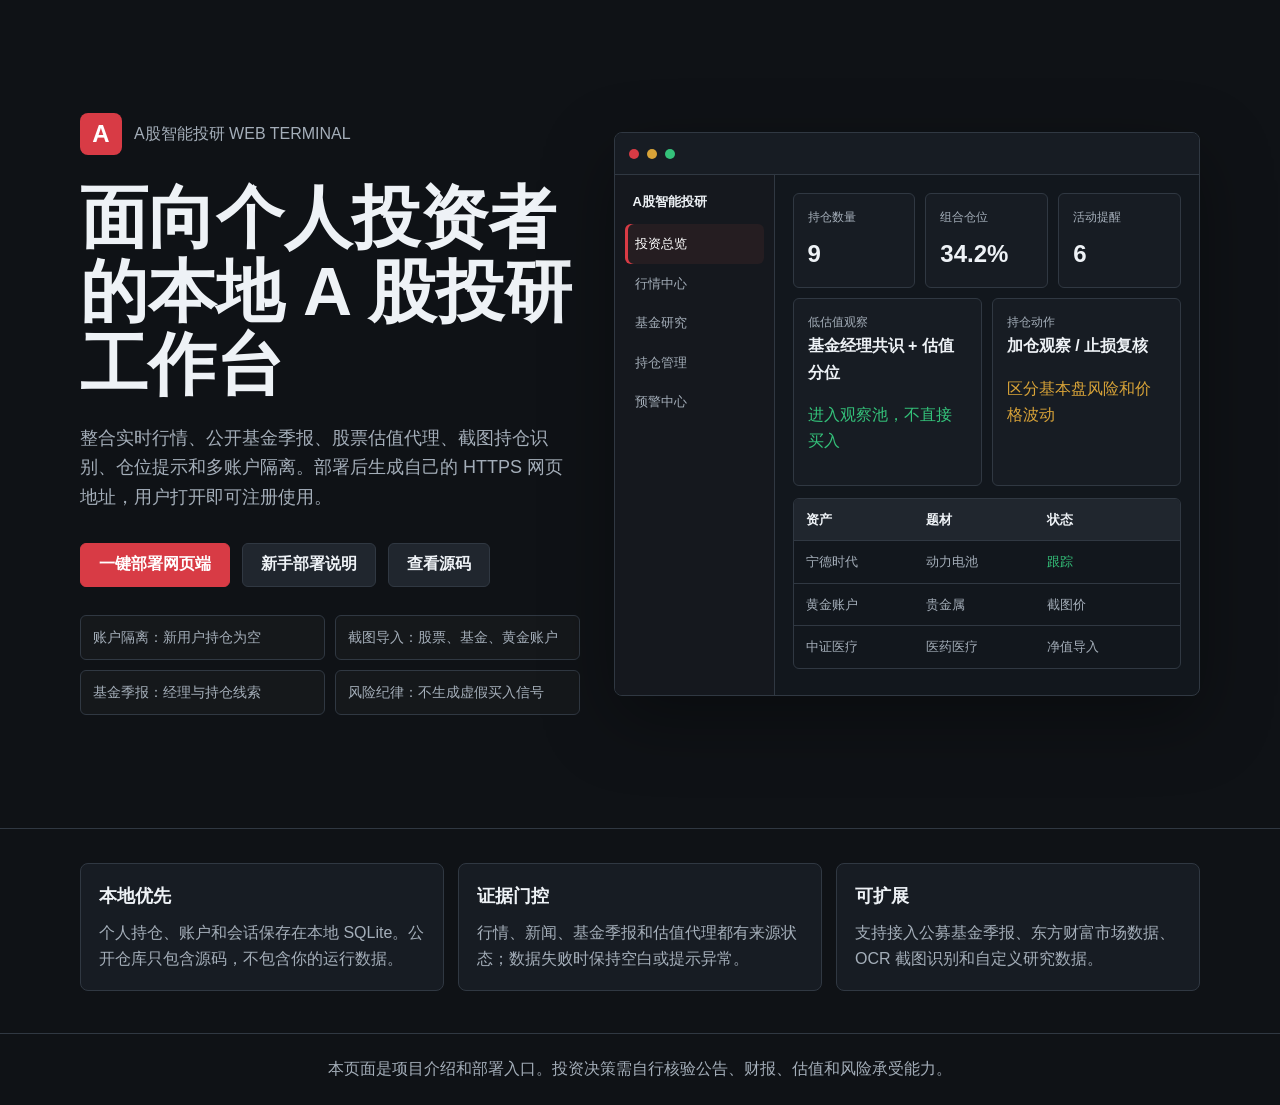
<file: docs/index.html>
<!doctype html>
<html lang="zh-CN">
<head>
  <meta charset="utf-8">
  <meta name="viewport" content="width=device-width,initial-scale=1">
  <meta name="description" content="A股智能投研网页版：行情、基金季报、截图持仓识别、低估值观察和多账户隔离。">
  <title>A股智能投研网页版</title>
  <style>
    :root {
      --bg: #0f1216;
      --panel: #171c23;
      --panel-2: #20262e;
      --line: #303842;
      --text: #eef2f6;
      --muted: #a4aeb9;
      --red: #d83b45;
      --green: #34c27a;
      --blue: #5b9ce6;
      --amber: #d8a338;
    }
    * { box-sizing: border-box; }
    body {
      margin: 0;
      font-family: "Microsoft YaHei", Arial, sans-serif;
      background: var(--bg);
      color: var(--text);
      line-height: 1.65;
    }
    a { color: inherit; }
    .top {
      min-height: 92vh;
      display: grid;
      align-items: center;
      padding: 28px;
    }
    .wrap {
      width: min(1120px, 100%);
      margin: 0 auto;
      display: grid;
      grid-template-columns: 0.92fr 1.08fr;
      gap: 34px;
      align-items: center;
    }
    .brand {
      display: flex;
      gap: 12px;
      align-items: center;
      color: var(--muted);
      margin-bottom: 26px;
    }
    .logo {
      width: 42px;
      height: 42px;
      display: grid;
      place-items: center;
      border-radius: 8px;
      background: var(--red);
      color: #fff;
      font-size: 24px;
      font-weight: 800;
    }
    h1 {
      margin: 0;
      font-size: clamp(34px, 6vw, 68px);
      line-height: 1.08;
      letter-spacing: 0;
    }
    .lead {
      margin: 22px 0 0;
      color: var(--muted);
      font-size: 18px;
      max-width: 640px;
    }
    .actions {
      margin-top: 30px;
      display: flex;
      flex-wrap: wrap;
      gap: 12px;
    }
    .btn {
      display: inline-flex;
      align-items: center;
      justify-content: center;
      min-height: 44px;
      padding: 0 18px;
      border-radius: 6px;
      border: 1px solid var(--line);
      text-decoration: none;
      font-weight: 700;
      background: var(--panel-2);
    }
    .btn.primary {
      border-color: var(--red);
      background: var(--red);
      color: #fff;
    }
    .points {
      margin-top: 28px;
      display: grid;
      grid-template-columns: repeat(2, minmax(0, 1fr));
      gap: 10px;
      color: var(--muted);
      font-size: 14px;
    }
    .points span {
      border: 1px solid var(--line);
      background: rgba(255,255,255,0.025);
      border-radius: 6px;
      padding: 10px 12px;
    }
    .screen {
      border: 1px solid var(--line);
      border-radius: 8px;
      background: #12171d;
      overflow: hidden;
      box-shadow: 0 24px 70px rgba(0,0,0,0.34);
    }
    .bar {
      height: 42px;
      display: flex;
      align-items: center;
      gap: 8px;
      padding: 0 14px;
      border-bottom: 1px solid var(--line);
      background: #171c23;
    }
    .dot { width: 10px; height: 10px; border-radius: 50%; background: var(--red); }
    .dot:nth-child(2) { background: var(--amber); }
    .dot:nth-child(3) { background: var(--green); }
    .dash {
      display: grid;
      grid-template-columns: 160px 1fr;
      min-height: 520px;
    }
    .nav {
      border-right: 1px solid var(--line);
      background: #15181e;
      padding: 16px 10px;
    }
    .nav b {
      display: block;
      margin: 0 8px 12px;
      font-size: 13px;
    }
    .nav span {
      display: block;
      color: var(--muted);
      padding: 9px 10px;
      border-radius: 6px;
      font-size: 13px;
    }
    .nav span.active {
      background: #251d21;
      color: #fff;
      box-shadow: inset 3px 0 0 var(--red);
    }
    .content { padding: 18px; }
    .metrics {
      display: grid;
      grid-template-columns: repeat(3, minmax(0, 1fr));
      gap: 10px;
    }
    .metric, .card {
      border: 1px solid var(--line);
      border-radius: 6px;
      background: var(--panel);
      padding: 14px;
    }
    .metric span, .card small {
      color: var(--muted);
      display: block;
      font-size: 12px;
    }
    .metric b { display: block; margin-top: 6px; font-size: 24px; }
    .grid {
      display: grid;
      grid-template-columns: 1fr 1fr;
      gap: 10px;
      margin-top: 10px;
    }
    .table {
      margin-top: 12px;
      border: 1px solid var(--line);
      border-radius: 6px;
      overflow: hidden;
    }
    .row {
      display: grid;
      grid-template-columns: 1fr 1fr 1fr;
      padding: 10px 12px;
      border-top: 1px solid var(--line);
      color: var(--muted);
      font-size: 13px;
    }
    .row:first-child {
      border-top: 0;
      background: #20262e;
      color: var(--text);
      font-weight: 700;
    }
    .tag { color: var(--green); }
    .risk { color: var(--amber); }
    .section {
      border-top: 1px solid var(--line);
      padding: 34px 28px 42px;
    }
    .section .inner {
      width: min(1120px, 100%);
      margin: 0 auto;
      display: grid;
      grid-template-columns: repeat(3, minmax(0, 1fr));
      gap: 14px;
    }
    .feature {
      border: 1px solid var(--line);
      border-radius: 8px;
      background: var(--panel);
      padding: 18px;
    }
    .feature h2 { margin: 0 0 8px; font-size: 18px; }
    .feature p { margin: 0; color: var(--muted); }
    .footer {
      color: var(--muted);
      text-align: center;
      padding: 22px;
      border-top: 1px solid var(--line);
    }
    @media (max-width: 860px) {
      .top { padding: 18px; }
      .wrap, .section .inner { grid-template-columns: 1fr; }
      .points, .grid, .metrics { grid-template-columns: 1fr; }
      .dash { grid-template-columns: 1fr; }
      .nav { display: none; }
    }
  </style>
</head>
<body>
  <main class="top">
    <div class="wrap">
      <section>
        <div class="brand"><span class="logo">A</span><span>A股智能投研 WEB TERMINAL</span></div>
        <h1>面向个人投资者的本地 A 股投研工作台</h1>
        <p class="lead">整合实时行情、公开基金季报、股票估值代理、截图持仓识别、仓位提示和多账户隔离。部署后生成自己的 HTTPS 网页地址，用户打开即可注册使用。</p>
        <div class="actions">
          <a class="btn primary" href="https://render.com/deploy?repo=https://github.com/atlantisjoin-maker/stock" target="_blank" rel="noreferrer">一键部署网页端</a>
          <a class="btn" href="https://github.com/atlantisjoin-maker/stock/blob/main/docs/DEPLOYMENT.md" target="_blank" rel="noreferrer">新手部署说明</a>
          <a class="btn" href="https://github.com/atlantisjoin-maker/stock" target="_blank" rel="noreferrer">查看源码</a>
        </div>
        <div class="points">
          <span>账户隔离：新用户持仓为空</span>
          <span>截图导入：股票、基金、黄金账户</span>
          <span>基金季报：经理与持仓线索</span>
          <span>风险纪律：不生成虚假买入信号</span>
        </div>
      </section>

      <section class="screen" aria-label="产品界面预览">
        <div class="bar"><span class="dot"></span><span class="dot"></span><span class="dot"></span></div>
        <div class="dash">
          <aside class="nav">
            <b>A股智能投研</b>
            <span class="active">投资总览</span>
            <span>行情中心</span>
            <span>基金研究</span>
            <span>持仓管理</span>
            <span>预警中心</span>
          </aside>
          <div class="content">
            <div class="metrics">
              <div class="metric"><span>持仓数量</span><b>9</b></div>
              <div class="metric"><span>组合仓位</span><b>34.2%</b></div>
              <div class="metric"><span>活动提醒</span><b>6</b></div>
            </div>
            <div class="grid">
              <div class="card">
                <small>低估值观察</small>
                <b>基金经理共识 + 估值分位</b>
                <p class="tag">进入观察池，不直接买入</p>
              </div>
              <div class="card">
                <small>持仓动作</small>
                <b>加仓观察 / 止损复核</b>
                <p class="risk">区分基本盘风险和价格波动</p>
              </div>
            </div>
            <div class="table">
              <div class="row"><span>资产</span><span>题材</span><span>状态</span></div>
              <div class="row"><span>宁德时代</span><span>动力电池</span><span class="tag">跟踪</span></div>
              <div class="row"><span>黄金账户</span><span>贵金属</span><span>截图价</span></div>
              <div class="row"><span>中证医疗</span><span>医药医疗</span><span>净值导入</span></div>
            </div>
          </div>
        </div>
      </section>
    </div>
  </main>

  <section class="section">
    <div class="inner">
      <article class="feature">
        <h2>本地优先</h2>
        <p>个人持仓、账户和会话保存在本地 SQLite。公开仓库只包含源码，不包含你的运行数据。</p>
      </article>
      <article class="feature">
        <h2>证据门控</h2>
        <p>行情、新闻、基金季报和估值代理都有来源状态；数据失败时保持空白或提示异常。</p>
      </article>
      <article class="feature">
        <h2>可扩展</h2>
        <p>支持接入公募基金季报、东方财富市场数据、OCR 截图识别和自定义研究数据。</p>
      </article>
    </div>
  </section>

  <footer class="footer">
    本页面是项目介绍和部署入口。投资决策需自行核验公告、财报、估值和风险承受能力。
  </footer>
</body>
</html>
</file>
